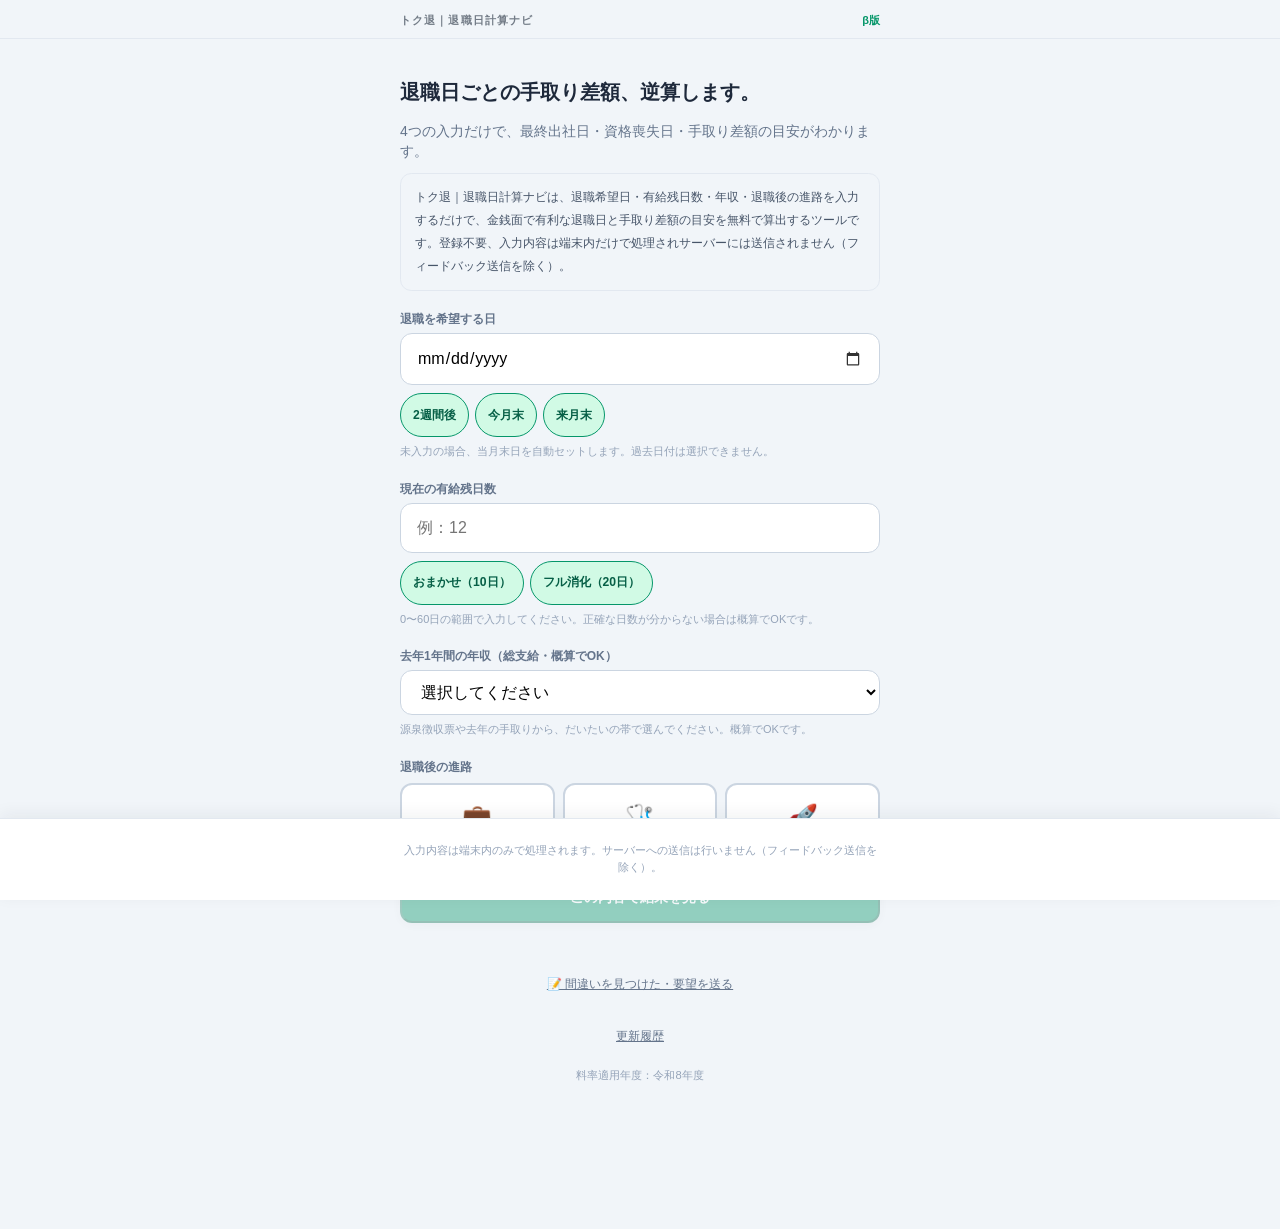
<file: index.html>
<!DOCTYPE html>
<html lang="ja">
<head>
<meta charset="UTF-8">
<meta name="viewport" content="width=device-width, initial-scale=1.0, viewport-fit=cover">
<title>トク退｜退職日計算ナビ</title>
<meta name="description" content="退職希望日・有休残日数・年収・定年等の条件を入力するだけで、最終出社日・資格喪失日・手取り差額（具体金額）・住民税や退職金の注意点を自動算定。登録不要、完全無料の退職日シミュレーター。">
<meta name="robots" content="index, follow, max-snippet:-1, max-image-preview:large">
<meta name="format-detection" content="telephone=no">
<meta name="theme-color" content="#1E293B">

<!-- ▼▼ 公開URL（ドメイン変更時はこの4行を置換）▼▼ -->
<link rel="canonical" href="https://tokutai-navi.com/">
<meta property="og:url" content="https://tokutai-navi.com/">
<meta property="og:image" content="https://tokutai-navi.com/ogp.png">
<meta name="twitter:image" content="https://tokutai-navi.com/ogp.png">
<!-- ▲▲ 公開URLここまで ▲▲ -->

<meta property="og:type" content="website">
<meta property="og:locale" content="ja_JP">
<meta property="og:site_name" content="トク退｜退職日計算ナビ">
<meta property="og:title" content="トク退｜退職日計算ナビ">
<meta property="og:description" content="退職希望日・有休残日数・年収・定年等の条件を入力するだけで、最終出社日・資格喪失日・手取り差額（具体金額）・住民税や退職金の注意点を自動算定。登録不要、完全無料の退職日シミュレーター。">
<meta property="og:image:width" content="1200">
<meta property="og:image:height" content="630">
<meta name="twitter:card" content="summary_large_image">
<meta name="twitter:title" content="トク退｜退職日計算ナビ">
<meta name="twitter:description" content="社会保険料・住民税・傷病手当金・失業給付を総合判定。無料・登録不要のシミュレーター。">

<link rel="icon" href="data:image/svg+xml,%3Csvg xmlns='http://www.w3.org/2000/svg' viewBox='0 0 100 100'%3E%3Crect width='100' height='100' rx='22' fill='%232563eb'/%3E%3Ctext x='50' y='54' font-size='60' font-weight='bold' font-family='sans-serif' fill='white' text-anchor='middle' dominant-baseline='central'%3E%E9%80%80%3C/text%3E%3C/svg%3E">
<link rel="apple-touch-icon" href="/apple-touch-icon.png">
<meta name="apple-mobile-web-app-title" content="トク退">

<!-- 外部依存ゼロ：CDN・Webフォントは使わず、自前CSS(同一オリジン)のみ読み込む -->
<link rel="stylesheet" href="css/styles.css?v=20260805c">
</head>
<body class="pb-28">

<a href="#mainContent" class="skip-link">本文へスキップ</a>

<!-- ============ ヘッダー ============ -->
<header class="sticky top-0 z-40 bg-navy-50/90 backdrop-blur border-b border-slate-200 no-print">
  <div class="max-w-lg mx-auto px-4 pt-3 pb-2">
    <div class="flex items-center justify-between">
      <span class="text-[11px] font-bold tracking-widest text-navy/60">トク退｜退職日計算ナビ</span>
      <span class="text-[11px] font-bold text-emerald">β版</span>
    </div>
  </div>
</header>

<main id="mainContent" class="max-w-lg mx-auto px-4 pt-6">

  <!-- ============ フェーズ1：コア4問（この4問だけで暫定結果を表示） ============ -->
  <section id="coreForm" class="core-form">
    <h1 class="text-xl font-black leading-snug mb-1 text-navy">退職日ごとの手取り差額、逆算します。</h1>
    <p class="text-sm text-slate-500 mb-3">4つの入力だけで、最終出社日・資格喪失日・手取り差額の目安がわかります。</p>
    <p class="aio-answer">トク退｜退職日計算ナビは、退職希望日・有給残日数・年収・退職後の進路を入力するだけで、金銭面で有利な退職日と手取り差額の目安を無料で算出するツールです。登録不要、入力内容は端末内だけで処理されサーバーには送信されません（フィードバック送信を除く）。</p>

    <div class="mt-5">
      <label class="block text-xs font-bold text-slate-500 mb-1.5" for="inputResignDate">退職を希望する日</label>
      <input id="inputResignDate" type="date" inputmode="none" class="w-full border border-slate-300 rounded-xl px-4 py-3 text-base focus:outline-none focus:ring-2 focus:ring-emerald focus:border-emerald">
      <div class="quick-chip-row" id="resignDateChips">
        <button type="button" class="qc-chip" data-quick="2weeks">2週間後</button>
        <button type="button" class="qc-chip" data-quick="thisMonthEnd">今月末</button>
        <button type="button" class="qc-chip" data-quick="nextMonthEnd">来月末</button>
      </div>
      <p class="text-[11px] text-slate-400 mt-1.5">未入力の場合、当月末日を自動セットします。過去日付は選択できません。</p>
    </div>

    <div class="mt-5">
      <label class="block text-xs font-bold text-slate-500 mb-1.5" for="inputPaidLeave">現在の有給残日数</label>
      <input id="inputPaidLeave" type="number" inputmode="numeric" min="0" max="60" placeholder="例：12" class="w-full border border-slate-300 rounded-xl px-4 py-3 text-base focus:outline-none focus:ring-2 focus:ring-emerald focus:border-emerald">
      <div class="quick-chip-row" id="paidLeaveChips">
        <button type="button" class="qc-chip" data-quick-leave="10">おまかせ（10日）</button>
        <button type="button" class="qc-chip" data-quick-leave="20">フル消化（20日）</button>
      </div>
      <p class="text-[11px] text-slate-400 mt-1.5">0〜60日の範囲で入力してください。正確な日数が分からない場合は概算でOKです。</p>
    </div>

    <div class="mt-5">
      <label class="block text-xs font-bold text-slate-500 mb-1.5" for="inputAnnualIncome">去年1年間の年収（総支給・概算でOK）</label>
      <select id="inputAnnualIncome" class="w-full border border-slate-300 rounded-xl px-4 py-3 text-base bg-white focus:outline-none focus:ring-2 focus:ring-emerald focus:border-emerald">
        <option value="" disabled selected>選択してください</option>
        <option value="2400000">250万円未満</option>
        <option value="2750000">250万円台</option>
        <option value="3250000">300万円台</option>
        <option value="3750000">350万円台</option>
        <option value="4250000">400万円台</option>
        <option value="4750000">450万円台</option>
        <option value="5250000">500万円台</option>
        <option value="5750000">550万円台</option>
        <option value="6250000">600万円台</option>
        <option value="6750000">650万円台</option>
        <option value="7500000">700万円台</option>
        <option value="8500000">800万円台</option>
        <option value="9500000">900万円台</option>
        <option value="11000000">1000万円以上</option>
      </select>
      <p class="text-[11px] text-slate-400 mt-1.5">源泉徴収票や去年の手取りから、だいたいの帯で選んでください。概算でOKです。</p>
    </div>

    <div class="mt-5">
      <label class="block text-xs font-bold text-slate-500 mb-2">退職後の進路</label>
      <div class="grid grid-cols-3 gap-2" id="branchSelector" role="group" aria-label="退職後の進路">
        <button type="button" data-branch="transfer" class="branch-btn py-4 rounded-xl border-2 border-slate-300 text-center" aria-pressed="false">
          <div class="text-2xl mb-1" aria-hidden="true">💼</div>
          <div class="text-xs font-bold">①転職</div>
        </button>
        <button type="button" data-branch="recuperation" class="branch-btn py-4 rounded-xl border-2 border-slate-300 text-center" aria-pressed="false">
          <div class="text-2xl mb-1" aria-hidden="true">🩺</div>
          <div class="text-xs font-bold">②療養・無職</div>
        </button>
        <button type="button" data-branch="independence" class="branch-btn py-4 rounded-xl border-2 border-slate-300 text-center" aria-pressed="false">
          <div class="text-2xl mb-1" aria-hidden="true">🚀</div>
          <div class="text-xs font-bold">③独立</div>
        </button>
      </div>
    </div>

    <button id="btnShowResult" type="button" class="w-full bg-emerald text-white rounded-xl py-3.5 mt-6 text-sm font-bold shadow-card disabled:opacity-40" disabled>この内容で結果を見る</button>
  </section>

  <!-- ============ 結果画面（暫定→精密） ============ -->
  <section id="resultScreen" class="result-screen hidden" aria-live="polite">
    <h2 class="text-lg font-black text-navy mb-1">診断結果</h2>
    <p id="resultPrecisionNote" class="precision-note mb-4">概算です。あと数問で精度が上がります。</p>

    <!-- 損失回避見出し + 手取り差額カード -->
    <div id="impactCard" class="rounded-2xl p-5 text-white shadow-card mb-6" style="background:linear-gradient(135deg,#1E293B,#334155);"></div>

    <!-- 精度向上カード（フェーズ2への導線）。結論（✓ 選んだ退職日...）の直後に置き、
         結果を見てすぐ「もっと正確に知りたい」と思った人がそのまま追加入力できるようにする -->
    <div id="precisionUpgradeCard" class="precision-upgrade mb-6">
      <p class="pu-title">もっと正確に知りたい方へ</p>
      <button type="button" class="pu-btn" id="btnOpenGroupA" aria-describedby="puSubA">失業給付がいつから始まるか計算する<span class="pu-sub" id="puSubA" data-default-label="あと4問">あと4問</span></button>
      <button type="button" class="pu-btn" id="btnOpenGroupB" aria-describedby="puSubB">社会保険料を都道府県別の正確な料率で計算する<span class="pu-sub" id="puSubB" data-default-label="あと4問">あと4問</span></button>
      <button type="button" class="pu-btn" id="btnOpenGroupC" aria-describedby="puSubC">賞与・退職金・企業型DCなどその他の条件を入力する<span class="pu-sub" id="puSubC" data-default-label="該当者のみ">該当者のみ</span></button>
    </div>

    <!-- 定年退職・その他の条件付き情報カード（ゴールド系）が動的に入る -->
    <div id="infoCardsContainer" class="mb-2"></div>

    <!-- 体調不調フラグ時の相談窓口ボックス（第6.2節・必須表示） -->
    <div id="supportBox" class="support-box hidden" role="complementary">
      <p><strong>一人で判断しなくて大丈夫です。</strong></p>
      <p>体調やお仕事のことで迷われているときは、以下の窓口にご相談いただけます。</p>
      <ul>
        <li>主治医・産業医（傷病手当金の申請には医師の意見が必要です）</li>
        <li>加入中の健康保険組合／協会けんぽ の窓口</li>
        <li>お住まいの都道府県の精神保健福祉センター</li>
        <li>こころの健康相談統一ダイヤル：0570-064-556</li>
      </ul>
    </div>

    <!-- ToDoタイムライン -->
    <div id="timeline" class="tl-list mb-6"></div>

    <!-- 第1層：文脈連動FAQ（最大5件） -->
    <div id="contextualFaq" class="contextual-faq mb-6"></div>
    <a href="#allFaq" class="all-faq-link no-print">よくある質問をすべて見る →</a>

    <button id="btnOpenTemplateModal" type="button" class="w-full flex items-center justify-center gap-2 bg-white border-2 border-slate-300 text-navy rounded-xl py-3.5 font-bold text-sm mt-6 mb-3 no-print">
      💬 上司への面談テンプレートを表示・コピー
    </button>
    <button id="btnPrint" type="button" class="w-full flex items-center justify-center gap-2 bg-white border-2 border-slate-300 text-navy rounded-xl py-3.5 font-bold text-sm mb-3 no-print">
      🖨️ この診断結果を印刷 / PDF保存
    </button>
    <button id="btnShareX" class="w-full flex items-center justify-center gap-2 bg-navy text-white rounded-xl py-3.5 font-bold text-sm mb-3 no-print">
      <svg width="16" height="16" viewBox="0 0 24 24" fill="currentColor" aria-hidden="true"><path d="M18.244 2.25h3.308l-7.227 8.26 8.502 11.24H16.17l-5.214-6.817L4.99 21.75H1.68l7.73-8.835L1.254 2.25H8.08l4.713 6.231zm-1.161 17.52h1.833L7.084 4.126H5.117z"/></svg>
      診断結果をXでシェアする
    </button>
    <button id="btnRestart" class="w-full text-center text-xs text-slate-400 underline py-2 mb-6 no-print">入力内容をすべて消去する</button>

    <!-- 入口A：結果画面のマイクロフィードバック（最重要・第13.5節） -->
    <div class="feedback-micro no-print" role="group" aria-label="診断結果の評価" id="feedbackMicro">
      <p class="feedback-q">この結果は、あなたの状況に合っていましたか？</p>
      <div class="feedback-btns">
        <button type="button" data-fb="good">👍 参考になった</button>
        <button type="button" data-fb="unsure">🤔 よく分からなかった</button>
        <button type="button" data-fb="wrong">😥 実際と違った</button>
      </div>
      <div class="feedback-thanks hidden" id="feedbackThanks">ご協力ありがとうございます。</div>
    </div>

    <!-- 第2層：全件FAQ（カテゴリ別アコーディオン） -->
    <section id="allFaq" class="all-faq mt-8">
      <h2 class="text-lg font-black text-navy mb-1">よくある質問</h2>
      <p class="text-sm text-slate-500 mb-4">全22件をカテゴリ別にまとめています。</p>
      <div id="allFaqList"></div>
    </section>

    <!-- 印刷時のみ表示：用語のミニ辞典（診断で使用した用語だけを一覧） -->
    <section id="glossary-appendix" class="glossary-appendix" style="display:none;">
      <h2>用語のミニ辞典</h2>
      <ul id="glossaryAppendixList"></ul>
    </section>

    <!-- コンプライアンス常時掲載事項（v17.2仕様書 第11.4節） -->
    <div class="legal-disclaimer">
      <p class="ld-title">【免責事項・注意事項】</p>
      <p>本シミュレーションによる試算結果は、労働基準法、民法、健康保険法、厚生年金保険法、雇用保険法および所得税法等の関係法令に基づき算出された<b>概算値</b>であり、個別の雇用契約内容、就業規則、退職金規程、加入されている健康保険組合の規約、またはお住まいの自治体の保険料率により異なる場合があります。</p>
      <p>特に<b>国民健康保険料は前年の所得と自治体によって大きく変動するため、本ツールの試算額と実際の金額には差が生じます。</b></p>
      <p>本ツールの利用により生じた直接的・間接的トラブルや損害について、当サービス運営者は一切の法的責任を負いません。最終的な退職日、退職金の手続き、社会保険および確定拠出年金の移管については、必ず勤務先の労務・人事担当者または管轄の公的機関（年金事務所・ハローワーク・税務署・市区町村役場・金融機関等）へご確認ください。</p>
      <p><b class="rate-fiscal-year">料率適用年度：令和8年度（2026年度）／最終確認日：2026年8月5日</b></p>
    </div>
  </section>

</main>

<!-- ============ ボトムバー（コア入力中のみ） ============ -->
<nav id="bottomNav" class="fixed bottom-0 left-0 right-0 z-40 bg-white border-t border-slate-200 shadow-[0_-4px_16px_rgba(30,41,59,.06)] no-print">
  <div class="max-w-lg mx-auto px-4 py-3">
    <p class="text-[11px] text-slate-400 text-center">入力内容は端末内のみで処理されます。サーバーへの送信は行いません（フィードバック送信を除く）。</p>
  </div>
</nav>

<!-- ============ フッター（常設・第13.5節 入口C） ============ -->
<footer class="site-footer no-print">
  <a href="#" id="btnReportError">📝 間違いを見つけた・要望を送る</a>
  <a href="changelog.html">更新履歴</a>
  <span class="rate-fiscal-year">料率適用年度：令和8年度</span>
</footer>

<!-- ============ 精度向上モーダル：グループA（失業給付の精度を上げる） ============ -->
<dialog id="modalGroupA" class="precision-modal" aria-labelledby="modalGroupATitle">
  <form method="dialog" class="modal-form">
    <h2 id="modalGroupATitle" class="modal-title">失業給付の精度を上げる</h2>
    <p class="modal-sub">あと4問で、失業給付がいつから始まるかを計算します。</p>

    <div class="modal-field">
      <label for="inputRetireReason">退職の理由・区分</label>
      <select id="inputRetireReason">
        <option value="personal" selected>自己都合</option>
        <option value="company">会社都合</option>
        <option value="retirement_age">定年退職</option>
        <option value="contract_end">契約期間満了</option>
      </select>
    </div>

    <div class="modal-field" id="resignCountField">
      <label for="inputResignCount5Years">直近5年の自己都合退職回数</label>
      <select id="inputResignCount5Years">
        <option value="2_or_less" selected>2回以下</option>
        <option value="3_or_more">3回以上</option>
      </select>
    </div>

    <div class="modal-field" id="educationField">
      <label for="inputEnrolledEducation">教育訓練の受講予定</label>
      <select id="inputEnrolledEducation">
        <option value="no" selected>なし</option>
        <option value="yes">あり</option>
      </select>
    </div>

    <div class="modal-field">
      <label for="inputBirthYear">生年（西暦）</label>
      <select id="inputBirthYear"></select>
      <p class="modal-note">65歳の境界判定・介護保険料の判定に使用します。</p>
    </div>

    <div class="modal-actions">
      <button type="button" class="modal-btn-secondary" data-close-modal="modalGroupA">閉じる</button>
      <button type="button" class="modal-btn-primary" data-apply-modal="modalGroupA">この内容で再計算する</button>
    </div>
  </form>
</dialog>

<!-- ============ 精度向上モーダル：グループB（社会保険料・税金の精度を上げる） ============ -->
<dialog id="modalGroupB" class="precision-modal" aria-labelledby="modalGroupBTitle">
  <form method="dialog" class="modal-form">
    <h2 id="modalGroupBTitle" class="modal-title">社会保険料・税金の精度を上げる</h2>
    <p class="modal-sub">あと4問で、都道府県別の正確な料率で再計算します。</p>

    <div class="modal-field">
      <label for="inputPrefecture">お住まいの都道府県</label>
      <select id="inputPrefecture"></select>
      <p class="modal-note">協会けんぽの保険料率は、お勤め先の事業所がある都道府県によって決まります。お住まいの地域とお勤め先が別の都道府県の場合、実際の金額とは差が出ます。正確な料率は資格確認書またはお勤め先の労務担当者にご確認ください。</p>
    </div>

    <div class="modal-field">
      <label for="inputInsuranceType">加入中の健康保険</label>
      <select id="inputInsuranceType">
        <option value="kyokai" selected>協会けんぽ</option>
        <option value="kumiai">健康保険組合（組合健保）</option>
        <option value="kyosai">共済組合（公務員等）</option>
      </select>
    </div>

    <div class="modal-field">
      <label for="inputAfterInsurance">退職後の健康保険</label>
      <select id="inputAfterInsurance">
        <option value="kokuho" selected>国民健康保険</option>
        <option value="nini_keizoku">任意継続</option>
        <option value="fuyou">家族の扶養に入る</option>
      </select>
    </div>

    <div class="modal-field">
      <label for="inputTenureYears">現在の会社の在籍年数</label>
      <input id="inputTenureYears" type="number" inputmode="numeric" min="0" max="50" step="1" placeholder="例：5">
      <p class="modal-note">傷病手当金の継続給付要件・退職所得控除の計算に使用します。</p>
    </div>

    <div class="modal-actions">
      <button type="button" class="modal-btn-secondary" data-close-modal="modalGroupB">閉じる</button>
      <button type="button" class="modal-btn-primary" data-apply-modal="modalGroupB">この内容で再計算する</button>
    </div>
  </form>
</dialog>

<!-- ============ 精度向上モーダル：グループC（該当者のみ） ============ -->
<dialog id="modalGroupC" class="precision-modal" aria-labelledby="modalGroupCTitle">
  <form method="dialog" class="modal-form">
    <h2 id="modalGroupCTitle" class="modal-title">その他の条件（該当者のみ）</h2>
    <p class="modal-sub">該当する項目だけ入力してください。すべて任意です。</p>

    <div class="modal-field" id="mentalUnfitField">
      <label for="inputMentalPhysicalUnfit">体調不調・メンタル不調がありますか</label>
      <select id="inputMentalPhysicalUnfit">
        <option value="no" selected>いいえ</option>
        <option value="yes">はい</option>
      </select>
      <p class="modal-note">この項目はこの端末に保存されず、送信もされません。</p>
    </div>

    <div class="modal-field">
      <label for="inputBonusDate">直近1回分のボーナス支給予定日</label>
      <input id="inputBonusDate" type="date">
    </div>
    <div class="modal-field" id="bonusAmountField" hidden>
      <label for="inputBonusAmount">その直近1回分のボーナスのだいたいの見込み額</label>
      <select id="inputBonusAmount">
        <option value="" disabled selected>選択してください</option>
        <option value="50000">5万円未満</option>
        <option value="75000">5〜10万円</option>
        <option value="150000">10〜20万円</option>
        <option value="250000">20〜30万円</option>
        <option value="400000">30〜50万円</option>
        <option value="650000">50〜80万円</option>
        <option value="900000">80〜100万円</option>
        <option value="1200000">100万円以上</option>
      </select>
    </div>

    <div class="modal-field">
      <label for="inputRetirementPay">退職金の支給予定</label>
      <select id="inputRetirementPay">
        <option value="no" selected>なし</option>
        <option value="yes">あり</option>
      </select>
    </div>

    <div class="modal-field">
      <label for="inputCorporateDC">企業型DC（確定拠出年金）</label>
      <select id="inputCorporateDC">
        <option value="no" selected>なし</option>
        <option value="yes">あり</option>
      </select>
    </div>

    <div class="modal-field" id="nextJoinDateField" hidden>
      <label for="inputNextJoinDate">次の会社への入社予定日</label>
      <input id="inputNextJoinDate" type="date">
    </div>

    <div class="modal-field" id="wantAllowanceField" hidden>
      <label for="inputWantAllowance">再就職手当の受給希望</label>
      <select id="inputWantAllowance">
        <option value="no" selected>いいえ（すぐ開業する）</option>
        <option value="yes">はい（受給してから開業したい）</option>
      </select>
    </div>

    <div class="modal-field">
      <label for="inputHandoverDays">引き継ぎ必要日数</label>
      <input id="inputHandoverDays" type="number" inputmode="numeric" min="0" max="60" value="0">
    </div>

    <details class="cd-accordion">
      <summary class="cd-summary">
        <span class="cd-title">毎週の定休日を土日以外にする<span class="cd-tagopt">任意</span></span>
        <span class="cd-chev"></span>
      </summary>
      <div class="cd-body">
        <p class="cd-note">お休みの曜日をすべて選んでください（初期値：土日）。</p>
        <div class="weekday-grid" id="weekdayGrid" role="group" aria-label="毎週の定休日"></div>
        <p class="cd-note" style="margin-top:.75rem;">祝日の扱い</p>
        <div class="holiday-toggle-grid" id="holidayToggleGrid" role="group" aria-label="祝日の扱い">
          <button type="button" class="ht-btn" id="holidayOnBtn" data-value="true" aria-pressed="true">祝日も休みにする<span class="ht-sub">一般的な会社はこちら</span></button>
          <button type="button" class="ht-btn" id="holidayOffBtn" data-value="false" aria-pressed="false">祝日も出勤日にする<span class="ht-sub">シフト制・小売業など</span></button>
        </div>
      </div>
    </details>

    <div class="modal-actions">
      <button type="button" class="modal-btn-secondary" data-close-modal="modalGroupC">閉じる</button>
      <button type="button" class="modal-btn-primary" data-apply-modal="modalGroupC">この内容で再計算する</button>
    </div>
  </form>
</dialog>

<!-- ============ 上司連絡テンプレートモーダル（第7.3節） ============ -->
<dialog id="templateModal" class="precision-modal" aria-labelledby="templateModalTitle">
  <form method="dialog" class="modal-form">
    <h2 id="templateModalTitle" class="modal-title">面談を申し込む文面テンプレート</h2>
    <textarea id="templateText" class="template-textarea" rows="8" readonly></textarea>
    <div class="modal-actions">
      <button type="button" class="modal-btn-secondary" data-close-modal="templateModal">閉じる</button>
      <button type="button" class="modal-btn-primary" id="btnCopyTemplate">コピーする</button>
    </div>
    <p id="templateCopyToast" class="copy-toast hidden">コピーしました</p>
  </form>
</dialog>

<!-- ============ フィードバックフォーム（Google Formへ遷移する前の確認画面） ============ -->
<dialog id="feedbackModal" class="precision-modal" aria-labelledby="feedbackModalTitle">
  <form method="dialog" class="modal-form">
    <h2 id="feedbackModalTitle" class="modal-title">フィードバックを送る</h2>
    <div class="modal-field">
      <label for="fbCategory">報告の種類</label>
      <select id="fbCategory">
        <option value="calc_mismatch">計算結果が実際と違った</option>
        <option value="content_error">説明の内容が間違っている・古い</option>
        <option value="usability">使い方が分からなかった</option>
        <option value="feature_request">こんな条件にも対応してほしい</option>
        <option value="praise">感想・応援</option>
      </select>
    </div>
    <div class="modal-field">
      <label for="fbFreeText">自由記述（任意）</label>
      <textarea id="fbFreeText" rows="4" maxlength="1000" placeholder="個人が特定される情報は書かないでください"></textarea>
    </div>
    <div class="fb-transparency">
      <p class="fb-transparency-label">一緒に送られる情報</p>
      <p id="fbContextSummary" class="fb-context-summary"></p>
      <p class="fb-transparency-note">※お名前・メールアドレス・生年月日・勤務先などは含まれません。</p>
    </div>
    <div class="modal-actions">
      <button type="button" class="modal-btn-secondary" data-close-modal="feedbackModal">閉じる</button>
      <button type="button" class="modal-btn-primary" id="btnSendFeedback">送信する</button>
    </div>
  </form>
</dialog>

<!-- ============ 用語ミニ解説ポップオーバー（第3層・単一共有要素） ============ -->
<div id="term-popover" class="term-popover hidden" role="dialog" aria-modal="false" aria-labelledby="term-title">
  <h4 id="term-title" class="term-title-el"></h4>
  <p class="term-short" id="term-short-el"></p>
  <p class="term-detail" id="term-detail-el"></p>
  <a href="#allFaq" class="term-link" id="term-link-el">よくある質問で詳しく見る →</a>
  <button type="button" class="term-close" aria-label="閉じる">×</button>
</div>

<script src="js/constants.js?v=20260805c"></script>
<script src="js/holidays.js?v=20260805c"></script>
<script src="js/calculator.js?v=20260805c"></script>
<script src="js/faq_master.js?v=20260805c"></script>
<script src="js/glossary.js?v=20260805c"></script>
<script src="js/schema_generator.js?v=20260805c"></script>
<script src="js/feedback.js?v=20260805c"></script>
<script src="js/app.js?v=20260805c"></script>
</body>
</html>
</file>
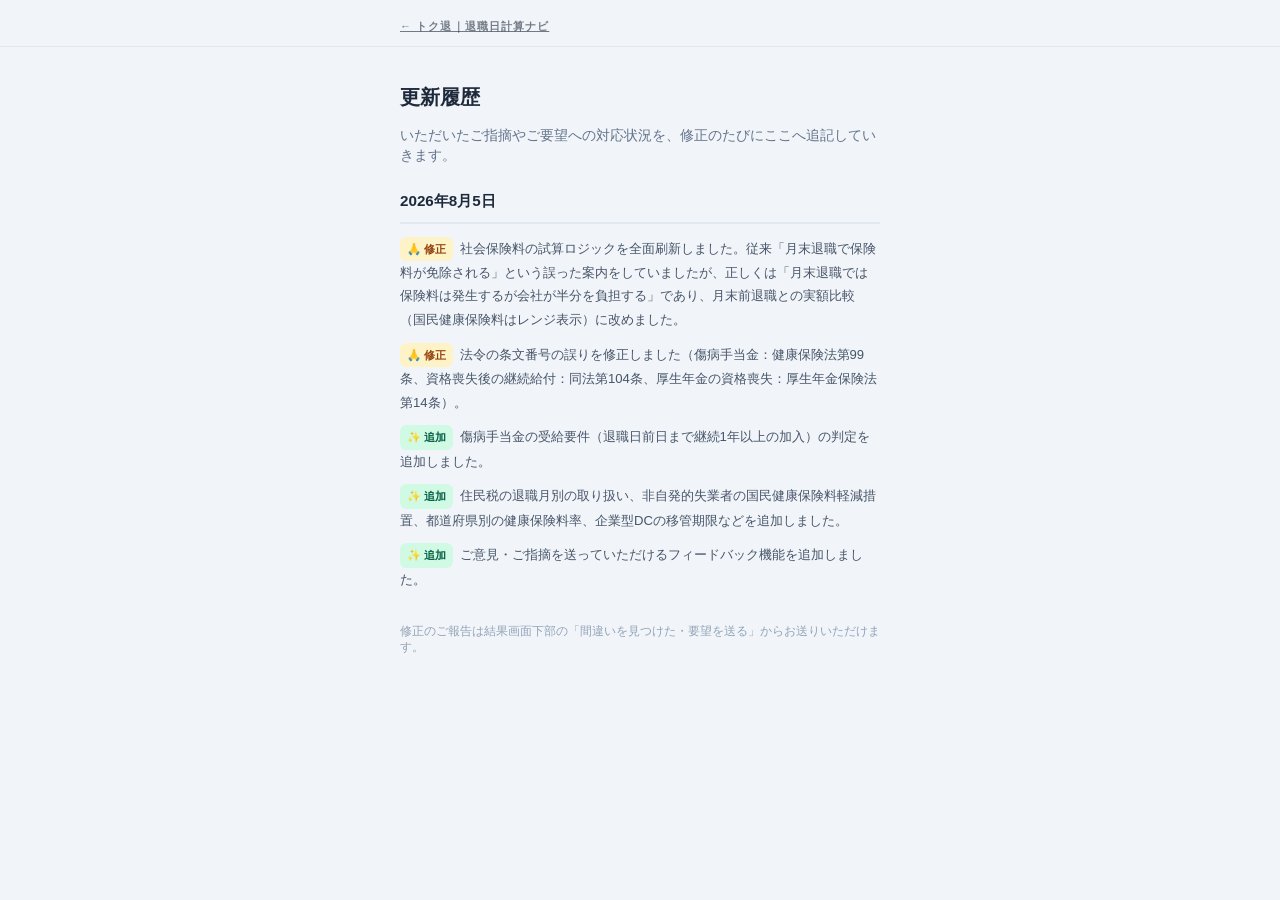
<file: changelog.html>
<!DOCTYPE html>
<html lang="ja">
<head>
<meta charset="UTF-8">
<meta name="viewport" content="width=device-width, initial-scale=1.0, viewport-fit=cover">
<title>更新履歴｜トク退｜退職日計算ナビ</title>
<meta name="description" content="トク退｜退職日計算ナビの更新履歴。いただいたご指摘への対応状況をご報告しています。">
<meta name="robots" content="index, follow">
<meta name="theme-color" content="#1E293B">
<link rel="canonical" href="https://tokutai-navi.com/changelog.html">
<link rel="icon" href="data:image/svg+xml,%3Csvg xmlns='http://www.w3.org/2000/svg' viewBox='0 0 100 100'%3E%3Crect width='100' height='100' rx='22' fill='%232563eb'/%3E%3Ctext x='50' y='54' font-size='60' font-weight='bold' font-family='sans-serif' fill='white' text-anchor='middle' dominant-baseline='central'%3E%E9%80%80%3C/text%3E%3C/svg%3E">
<link rel="stylesheet" href="css/styles.css?v=20260805c">
</head>
<body>

<header class="sticky top-0 z-40 bg-navy-50/90 backdrop-blur border-b border-slate-200">
  <div class="max-w-lg mx-auto px-4 pt-3 pb-2">
    <a href="index.html" class="text-[11px] font-bold tracking-widest text-navy/60">← トク退｜退職日計算ナビ</a>
  </div>
</header>

<main class="max-w-lg mx-auto px-4 pt-6 pb-10">
  <h1 class="text-xl font-black leading-snug mb-1 text-navy">更新履歴</h1>
  <p class="text-sm text-slate-500 mb-6">いただいたご指摘やご要望への対応状況を、修正のたびにここへ追記していきます。</p>

  <article class="changelog-entry">
    <h2 class="changelog-date">2026年8月5日</h2>
    <ul class="changelog-list">
      <li><span class="cl-tag cl-fix">🙏 修正</span>社会保険料の試算ロジックを全面刷新しました。従来「月末退職で保険料が免除される」という誤った案内をしていましたが、正しくは「月末退職では保険料は発生するが会社が半分を負担する」であり、月末前退職との実額比較（国民健康保険料はレンジ表示）に改めました。</li>
      <li><span class="cl-tag cl-fix">🙏 修正</span>法令の条文番号の誤りを修正しました（傷病手当金：健康保険法第99条、資格喪失後の継続給付：同法第104条、厚生年金の資格喪失：厚生年金保険法第14条）。</li>
      <li><span class="cl-tag cl-new">✨ 追加</span>傷病手当金の受給要件（退職日前日まで継続1年以上の加入）の判定を追加しました。</li>
      <li><span class="cl-tag cl-new">✨ 追加</span>住民税の退職月別の取り扱い、非自発的失業者の国民健康保険料軽減措置、都道府県別の健康保険料率、企業型DCの移管期限などを追加しました。</li>
      <li><span class="cl-tag cl-new">✨ 追加</span>ご意見・ご指摘を送っていただけるフィードバック機能を追加しました。</li>
    </ul>
  </article>

  <p class="text-xs text-slate-400 mt-8">修正のご報告は結果画面下部の「間違いを見つけた・要望を送る」からお送りいただけます。</p>
</main>

</body>
</html>
</file>
<file: css/styles.css>
/* =========================================================
   トク退｜退職日計算ナビ - スタイルシート（外部依存ゼロ）
   旧 Tailwind CDN + Google Fonts を、実際に使用しているクラスだけを
   手書きで再現した自前CSSに置き換えたもの。
   カラーパレットは旧 tailwind.config の extend.colors を踏襲。
   ========================================================= */

:root{
  --navy:#1E293B;       --navy-50:#F1F5F9;
  --gold:#D97706;       --gold-light:#FEF3C7; --gold-dark:#92400E;
  --caution:#F59E0B;    --caution-light:#FFFBEB; --caution-dark:#92400E;
  --crimson:#DC2626;    --crimson-light:#FEE2E2; --crimson-dark:#991B1B;
  --emerald:#059669;    --emerald-light:#D1FAE5; --emerald-dark:#065F46;

  --slate-50:#f8fafc;  --slate-100:#f1f5f9; --slate-200:#e2e8f0; --slate-300:#cbd5e1;
  --slate-400:#94a3b8; --slate-500:#64748b; --slate-600:#475569; --slate-700:#334155;

  --shadow-card: 0 2px 12px rgba(30,41,59,.08);
  --shadow-sheet: 0 -8px 30px rgba(30,41,59,.18);
}

*{box-sizing:border-box;-webkit-tap-highlight-color:transparent;}
html{scroll-behavior:smooth;-webkit-text-size-adjust:100%;overflow-x:hidden;width:100%;}
body{
  margin:0;
  font-family:"Noto Sans JP","Hiragino Sans","Hiragino Kaku Gothic ProN","Yu Gothic UI","Meiryo",sans-serif;
  background:var(--slate-100);
  color:var(--navy);
  line-height:1.6;
  overflow-wrap:break-word;
  overflow-x:hidden;
  width:100%;
}
button,input,select{font-family:inherit;}
img{max-width:100%;display:block;}

/* ---------- レイアウト ---------- */
.flex{display:flex;} .grid{display:grid;} .block{display:block;} .hidden{display:none!important;}
.inline-flex{display:inline-flex;}
.grid-cols-3{grid-template-columns:repeat(3,minmax(0,1fr));}
.flex-1{flex:1 1 0%;}
.items-center{align-items:center;} .items-start{align-items:flex-start;}
.justify-between{justify-content:space-between;} .justify-center{justify-content:center;}
.shrink-0{flex-shrink:0;}
.gap-1{gap:.25rem;} .gap-2{gap:.5rem;} .gap-2\.5{gap:.625rem;} .gap-3{gap:.75rem;}
.space-y-2>*+*{margin-top:.5rem;} .space-y-3>*+*{margin-top:.75rem;}
.space-y-5>*+*{margin-top:1.25rem;}

.relative{position:relative;} .absolute{position:absolute;}
.fixed{position:fixed;} .sticky{position:sticky;}
.inset-0{top:0;right:0;bottom:0;left:0;}
.top-0{top:0;} .top-0\.5{top:.125rem;} .bottom-0{bottom:0;} .left-0{left:0;} .left-0\.5{left:.125rem;} .right-0{right:0;}
.z-10{z-index:10;} .z-40{z-index:40;} .z-50{z-index:50;}

.max-w-lg{max-width:32rem;} .mx-auto{margin-left:auto;margin-right:auto;}
.max-h-\[75vh\]{max-height:75vh;}
.overflow-hidden{overflow:hidden;} .overflow-y-auto{overflow-y:auto;-webkit-overflow-scrolling:touch;}

/* ---------- サイズ ---------- */
.w-4{width:1rem;} .w-5{width:1.25rem;} .w-8{width:2rem;} .w-10{width:2.5rem;} .w-11{width:2.75rem;} .w-full{width:100%;}
.h-1\.5{height:.375rem;} .h-4{height:1rem;} .h-5{height:1.25rem;} .h-6{height:1.5rem;} .h-8{height:2rem;} .h-full{height:100%;}

/* ---------- 余白 ---------- */
.p-4{padding:1rem;} .p-5{padding:1.25rem;}
.px-1\.5{padding-left:.375rem;padding-right:.375rem;}
.px-3{padding-left:.75rem;padding-right:.75rem;}
.px-4{padding-left:1rem;padding-right:1rem;}
.px-5{padding-left:1.25rem;padding-right:1.25rem;}
.py-0\.5{padding-top:.125rem;padding-bottom:.125rem;}
.py-2{padding-top:.5rem;padding-bottom:.5rem;}
.py-2\.5{padding-top:.625rem;padding-bottom:.625rem;}
.py-3{padding-top:.75rem;padding-bottom:.75rem;}
.py-3\.5{padding-top:.875rem;padding-bottom:.875rem;}
.py-4{padding-top:1rem;padding-bottom:1rem;}
.pt-2{padding-top:.5rem;} .pt-3{padding-top:.75rem;} .pt-4{padding-top:1rem;} .pt-6{padding-top:1.5rem;}
.pb-2{padding-bottom:.5rem;} .pb-6{padding-bottom:1.5rem;} .pb-28{padding-bottom:7rem;}
.mb-0\.5{margin-bottom:.125rem;} .mb-1{margin-bottom:.25rem;} .mb-1\.5{margin-bottom:.375rem;}
.mb-2{margin-bottom:.5rem;} .mb-3{margin-bottom:.75rem;} .mb-4{margin-bottom:1rem;}
.mb-5{margin-bottom:1.25rem;} .mb-6{margin-bottom:1.5rem;}
.mt-0\.5{margin-top:.125rem;} .mt-1{margin-top:.25rem;} .mt-1\.5{margin-top:.375rem;}
.mt-2{margin-top:.5rem;} .mt-5{margin-top:1.25rem;}
.-my-3{margin-top:-.75rem;margin-bottom:-.75rem;}

/* ---------- タイポグラフィ ---------- */
.text-\[10px\]{font-size:10px;} .text-\[11px\]{font-size:11px;}
.text-xs{font-size:.75rem;line-height:1rem;}
.text-sm{font-size:.875rem;line-height:1.25rem;}
.text-base{font-size:1rem;line-height:1.5rem;}
.text-lg{font-size:1.125rem;line-height:1.75rem;}
.text-xl{font-size:1.25rem;line-height:1.75rem;}
.text-2xl{font-size:1.5rem;line-height:2rem;}
.text-3xl{font-size:1.875rem;line-height:2.25rem;}
.font-normal{font-weight:400;} .font-bold{font-weight:700;} .font-black{font-weight:900;}
.leading-snug{line-height:1.375;} .leading-relaxed{line-height:1.625;}
.tracking-wider{letter-spacing:.05em;} .tracking-widest{letter-spacing:.1em;}
.text-center{text-align:center;} .text-left{text-align:left;}
.underline{text-decoration:underline;}

/* ---------- 角丸・境界線・影 ---------- */
.rounded{border-radius:.25rem;} .rounded-lg{border-radius:.5rem;} .rounded-xl{border-radius:.75rem;}
.rounded-2xl{border-radius:1rem;} .rounded-full{border-radius:9999px;}
.rounded-t-3xl{border-top-left-radius:1.5rem;border-top-right-radius:1.5rem;}
.border{border-width:1px;border-style:solid;} .border-2{border-width:2px;border-style:solid;}
.border-t{border-top-width:1px;border-top-style:solid;}
.border-b{border-bottom-width:1px;border-bottom-style:solid;}
.shadow{box-shadow:0 1px 3px rgba(0,0,0,.1),0 1px 2px rgba(0,0,0,.06);}
.shadow-card{box-shadow:var(--shadow-card);}
.shadow-sheet{box-shadow:var(--shadow-sheet);}
.shadow-\[0_-4px_16px_rgba\(30\2c 41\2c 59\2c \.06\)\]{box-shadow:0 -4px 16px rgba(30,41,59,.06);}

/* ---------- 色（背景・文字・境界線） ---------- */
.bg-white{background-color:#fff;} .bg-navy{background-color:var(--navy);}
.bg-navy-50\/90{background-color:rgba(241,245,249,.9);}
.bg-navy\/50{background-color:rgba(30,41,59,.5);}
.bg-white\/15{background-color:rgba(255,255,255,.15);}
.bg-slate-50{background-color:var(--slate-50);} .bg-slate-200{background-color:var(--slate-200);}
.bg-slate-300{background-color:var(--slate-300);}
.bg-emerald{background-color:var(--emerald);} .bg-emerald-light{background-color:var(--emerald-light);}
.bg-crimson{background-color:var(--crimson);} .bg-crimson-light{background-color:var(--crimson-light);}
.bg-caution-light{background-color:var(--caution-light);}

.text-navy{color:var(--navy);} .text-navy\/60{color:rgba(30,41,59,.6);}
.text-white{color:#fff;}
.text-slate-400{color:var(--slate-400);} .text-slate-500{color:var(--slate-500);}
.text-slate-600{color:var(--slate-600);} .text-slate-700{color:var(--slate-700);}
.text-emerald{color:var(--emerald);} .text-emerald-dark{color:var(--emerald-dark);}
.text-emerald-dark\/80{color:rgba(6,95,70,.8);}
.text-crimson{color:var(--crimson);} .text-crimson-dark{color:var(--crimson-dark);}
.text-crimson-dark\/80{color:rgba(153,27,27,.8);}
.text-caution-dark{color:var(--caution-dark);}
.text-gold{color:var(--gold);}

.border-slate-100{border-color:var(--slate-100);} .border-slate-200{border-color:var(--slate-200);}
.border-slate-300{border-color:var(--slate-300);}
.border-emerald{border-color:var(--emerald);}
.border-crimson{border-color:var(--crimson);} .border-crimson\/20{border-color:rgba(220,38,38,.2);}
.border-caution{border-color:var(--caution);}

/* ---------- 効果 ---------- */
.backdrop-blur{-webkit-backdrop-filter:blur(8px);backdrop-filter:blur(8px);}
.opacity-80{opacity:.8;} .opacity-90{opacity:.9;}
.transition-all{transition-property:all;transition-timing-function:cubic-bezier(.4,0,.2,1);transition-duration:.15s;}
.duration-500{transition-duration:.5s;}

/* ---------- フォーム ---------- */
input[type="date"],input[type="number"],input[type="text"],select{
  min-height:44px;
}
.focus\:outline-none:focus{outline:none;}
.focus\:ring-2:focus{box-shadow:0 0 0 2px rgba(5,150,105,.35);}
.focus\:ring-emerald:focus{box-shadow:0 0 0 2px rgba(5,150,105,.35);}
.focus\:border-emerald:focus{border-color:var(--emerald);}
button:disabled,.disabled\:opacity-40:disabled{opacity:.4;cursor:not-allowed;}
.accent-emerald{accent-color:var(--emerald);}
button{cursor:pointer;}

/* =========================================================
   コンポーネント固有スタイル（旧 <style> ブロックを移設）
   ========================================================= */
input[type="date"]::-webkit-calendar-picker-indicator{filter:invert(20%);}

@keyframes fadeUp{from{opacity:0;transform:translateY(8px);} to{opacity:1;transform:translateY(0);}}
.core-form,.result-screen{animation:fadeUp .35s ease both;}

.snippet-fuel{font-weight:900;}

.branch-btn{background:#fff;cursor:pointer;transition:border-color .15s ease,background-color .15s ease;}
.branch-btn[aria-pressed="true"]{border-color:var(--emerald);background:var(--emerald-light);}

/* ---------- 結果画面：接続されたアクションタイムライン ---------- */
.tl-list{display:flex;flex-direction:column;}
.tl-item{position:relative;display:flex;gap:12px;align-items:flex-start;padding-bottom:16px;}
.tl-item:last-child{padding-bottom:0;}
.tl-node{flex:none;display:flex;flex-direction:column;align-items:center;width:32px;}
.tl-num{
  width:32px;height:32px;border-radius:50%;flex:none;
  background:linear-gradient(150deg,var(--emerald),var(--emerald-dark));color:#fff;
  font-weight:900;font-size:.92rem;
  display:flex;align-items:center;justify-content:center;
  box-shadow:0 2px 8px rgba(5,150,105,.4);
}
.tl-line{flex:1;width:2px;background:var(--slate-200);margin-top:4px;min-height:14px;}
/* tl-cardは<details>要素。日付・見出しは常に見えるsummary側、詳細説明は開閉可能な本文側 */
.tl-card{flex:1;min-width:0;border-radius:1rem;box-shadow:var(--shadow-card);border:1.5px solid var(--slate-200);background:#fff;overflow:hidden;}
.tl-card.crimson{border-color:#fca5a5;background:var(--crimson-light);}
.tl-card.caution{border-color:#fde68a;background:var(--caution-light);}
.tl-card.gold{border-color:#fcd34d;background:var(--gold-light);}
.tl-summary{
  display:flex;align-items:flex-start;justify-content:space-between;gap:8px;
  padding:13px 15px;cursor:pointer;list-style:none;min-height:44px;
}
.tl-summary::-webkit-details-marker{display:none;}
.tl-card .cd-chev{flex:none;margin-top:2px;}
.tl-summary-text{flex:1;min-width:0;}
.tl-date{
  display:inline-block;font-size:.7rem;font-weight:900;letter-spacing:.02em;
  color:var(--emerald-dark);background:var(--emerald-light);border-radius:.4rem;
  padding:2px 8px;margin-bottom:6px;
}
.tl-card.crimson .tl-date{color:var(--crimson-dark);background:#fff;}
.tl-card.caution .tl-date{color:var(--caution-dark);background:#fff;}
.tl-card.gold .tl-date{color:var(--gold-dark);background:#fff;}
.tl-heading{font-size:.92rem;font-weight:800;color:var(--navy);margin:0;line-height:1.5;}
.tl-body{font-size:.78rem;line-height:1.8;color:var(--slate-500);padding:0 15px 13px;margin:0;border-top:1px solid rgba(0,0,0,.05);padding-top:.6rem;}
.tl-card.crimson .tl-body{color:var(--crimson-dark);opacity:.85;}
.tl-card.caution .tl-body{color:var(--caution-dark);opacity:.85;}
.tl-card.gold .tl-body{color:var(--gold-dark);opacity:.85;}

/* 番号を持たない補足カード（アラート/PR導線）：直前のカードに従属する形で字下げ表示 */
.tl-aside{margin-left:44px;margin-top:-4px;padding-bottom:16px;}

/* ---------- AIOアンサーファースト・ブロック ---------- */
.aio-answer{
  font-size:.78rem;line-height:1.85;color:var(--slate-600);
  background:var(--navy-50);border:1px solid var(--slate-200);border-radius:.7rem;
  padding:.75rem .9rem;margin:0;
}

/* ---------- クイック日付チップ ---------- */
.quick-chip-row{display:flex;gap:6px;margin-top:8px;flex-wrap:wrap;}
.qc-chip{
  font-family:inherit;font-weight:800;font-size:.76rem;
  padding:7px 12px;border-radius:999px;
  border:1.5px solid var(--emerald);background:var(--emerald-light);color:var(--emerald-dark);
  cursor:pointer;transition:transform .12s ease,background-color .12s ease;
}
.qc-chip:active{transform:scale(.94);background:var(--emerald);color:#fff;}

/* ---------- 法務：免責事項 ---------- */
.legal-disclaimer{
  background:var(--slate-50);border:1px solid var(--slate-200);border-radius:.75rem;
  padding:14px 15px;margin-top:8px;
}
.legal-disclaimer p{font-size:.7rem;line-height:1.9;color:var(--slate-500);margin:0 0 8px;}
.legal-disclaimer p:last-child{margin-bottom:0;}
.legal-disclaimer .ld-title{font-size:.72rem;font-weight:800;color:var(--navy);margin-bottom:6px;}
.legal-disclaimer .ld-pr{color:var(--slate-400);}

/* ---------- 祝日の扱い（明示的な2択ボタン） ---------- */
.holiday-toggle-grid{display:grid;grid-template-columns:1fr 1fr;gap:8px;}
.ht-btn{
  display:flex;flex-direction:column;align-items:center;gap:2px;
  font-family:inherit;font-weight:800;font-size:.82rem;
  padding:12px 8px;min-height:60px;
  border:1.5px solid var(--slate-300);border-radius:.7rem;
  background:#fcfdff;color:var(--slate-500);
  cursor:pointer;transition:transform .15s ease,background-color .15s ease,border-color .15s ease,color .15s ease;
}
.ht-btn:active{transform:scale(.97);}
.ht-btn[aria-pressed="true"]{background:var(--emerald);border-color:var(--emerald);color:#fff;}
.ht-btn .ht-sub{font-weight:400;font-size:.68rem;color:inherit;opacity:.75;}

/* ---------- 毎週の定休日（曜日グリッド） ---------- */
.weekday-grid{display:grid;grid-template-columns:repeat(7,1fr);gap:6px;}
.wd-btn{
  font-family:inherit;font-weight:800;font-size:.85rem;
  padding:10px 0;min-height:44px;
  border:1.5px solid var(--slate-300);border-radius:.6rem;
  background:#fcfdff;color:var(--slate-500);
  cursor:pointer;
  transition:transform .15s ease,background-color .15s ease,border-color .15s ease,color .15s ease;
}
.wd-btn:active{transform:scale(.92);}
.wd-btn[aria-pressed="true"]{background:var(--emerald);border-color:var(--emerald);color:#fff;}

/* ---------- 祝日カレンダー（可視化リスト） ---------- */
.holiday-cal-list{
  list-style:none;margin:0;padding:0;
  display:flex;flex-direction:column;gap:.4rem;
  max-height:280px;overflow-y:auto;-webkit-overflow-scrolling:touch;
}
.holiday-cal-row{
  display:flex;align-items:baseline;justify-content:space-between;gap:.5rem;
  font-size:.8rem;background:var(--slate-50);border:1px solid var(--slate-200);border-radius:.5rem;
  padding:.45rem .65rem;
}
.holiday-cal-row .hc-date{font-weight:800;color:var(--navy);white-space:nowrap;}
.holiday-cal-row .hc-name{color:var(--slate-600);text-align:right;}

/* ---------- 会社独自の休日・出勤日（アコーディオン） ---------- */
.cd-accordion{border:1px solid var(--slate-200);border-radius:.75rem;background:#fff;overflow:hidden;}
.cd-summary{
  display:flex;align-items:center;gap:.625rem;padding:.875rem 1rem;cursor:pointer;list-style:none;
  font-size:.875rem;font-weight:700;color:var(--navy);
}
.cd-summary::-webkit-details-marker{display:none;}
.cd-summary .cd-title{flex:1 1 auto;min-width:0;}
.cd-summary .cd-tagopt{
  display:inline-block;font-weight:800;font-size:.65rem;color:var(--slate-500);
  background:var(--slate-100);border:1px solid var(--slate-200);border-radius:.3rem;
  padding:.1rem .4rem;margin-left:.4rem;
}
.cd-badge{
  flex:none;font-size:.65rem;font-weight:800;color:#fff;background:var(--emerald);
  border-radius:999px;padding:.2rem .55rem;white-space:nowrap;
}
.cd-chev{
  flex:0 0 20px;width:20px;height:20px;border-radius:50%;
  background:var(--slate-100) center/12px no-repeat
    url("data:image/svg+xml,%3Csvg xmlns='http://www.w3.org/2000/svg' viewBox='0 0 12 12'%3E%3Cpath d='M2.6 4.6L6 8L9.4 4.6' fill='none' stroke='%23059669' stroke-width='2' stroke-linecap='round' stroke-linejoin='round'/%3E%3C/svg%3E");
  transition:transform .2s ease;
}
details[open] .cd-chev{transform:rotate(180deg);}
.cd-body{padding:0 1rem 1rem;border-top:1px solid var(--slate-100);padding-top:.75rem;}
.cd-note{font-size:.7rem;color:var(--slate-400);line-height:1.7;margin:0 0 .875rem;}
.cd-block{margin-bottom:1rem;}
.cd-block:last-of-type{margin-bottom:0;}
.cd-block-h{display:flex;align-items:center;gap:.4rem;font-size:.8rem;font-weight:800;margin-bottom:.5rem;}
.cd-tag{flex:none;width:20px;height:20px;border-radius:.4rem;display:grid;place-items:center;font-size:.65rem;font-weight:800;color:#fff;}
.cd-tag.off{background:var(--crimson);} .cd-tag.work{background:var(--emerald);}
.cd-add{display:flex;gap:.5rem;}
.cd-add input[type="date"]{flex:1 1 auto;min-width:0;border:1px solid var(--slate-300);border-radius:.6rem;padding:.5rem .6rem;font-size:.85rem;}
.cd-add button{flex:none;padding:0 .9rem;border-radius:.6rem;border:1px solid var(--slate-300);background:#fff;font-size:.8rem;font-weight:800;color:var(--navy);}
.cd-list{list-style:none;margin:.5rem 0 0;padding:0;display:flex;flex-wrap:wrap;gap:.4rem;}
.cd-empty{font-size:.7rem;color:var(--slate-400);background:var(--slate-50);border-radius:.5rem;padding:.4rem .6rem;width:100%;}
.cd-chip{display:inline-flex;align-items:center;gap:.1rem;font-size:.75rem;font-weight:700;border-radius:999px;padding:.3rem .3rem .3rem .65rem;border:1px solid;}
.cd-chip.off{background:var(--crimson-light);border-color:#fecaca;color:var(--crimson-dark);}
.cd-chip.work{background:var(--emerald-light);border-color:#a7f3d0;color:var(--emerald-dark);}
.cd-del{flex:none;width:20px;height:20px;border-radius:50%;border:none;background:transparent;color:inherit;font-weight:800;line-height:1;opacity:.7;}
.cd-del:active{opacity:1;}
.cd-pri{font-size:.7rem;line-height:1.75;color:var(--slate-600);background:var(--navy-50);border:1px solid var(--slate-200);border-radius:.6rem;padding:.6rem .7rem;margin:.25rem 0 0;}
.cd-pri b{color:var(--emerald-dark);}

/* ---------- テキストアドバイスカード（外部PR/アフィリエイトなし） ---------- */
.tl-advice{
  border-radius:1rem;padding:13px 15px;box-shadow:var(--shadow-card);
  border:1.5px solid var(--emerald-light);background:var(--emerald-light);
}
.tl-advice .ta-label{
  display:inline-block;font-size:.68rem;font-weight:900;letter-spacing:.03em;
  color:var(--emerald-dark);background:#fff;border-radius:.4rem;padding:2px 8px;margin-bottom:6px;
}
.tl-advice .ta-heading{font-size:.9rem;font-weight:800;color:var(--emerald-dark);margin-bottom:4px;line-height:1.5;}
.tl-advice .ta-body{font-size:.78rem;line-height:1.85;color:var(--emerald-dark);opacity:.9;}

/* 定年退職・DC・退職金など、条件付きの独立した情報カード（ゴールド系） */
.info-card{
  border-radius:1rem;padding:15px 16px;margin-bottom:14px;
  border:1.5px solid #fde68a;background:var(--gold-light);box-shadow:var(--shadow-card);
}
.info-card .ic-title{font-size:.88rem;font-weight:800;color:var(--gold-dark);margin-bottom:6px;line-height:1.6;}
.info-card .ic-body{font-size:.79rem;line-height:1.9;color:#78350f;}

/* =========================================================
   v17.2 追加コンポーネント
   ========================================================= */

/* ---------- スキップリンク ---------- */
/* left:-999pxのような画面外配置は、ページ全体を横スクロール可能にしてしまう
   （スマホでタップ・ドラッグした際に横へずれる不具合の原因になる）。
   transformでの視覚的な隠蔽に置き換え、水平方向のオーバーフローを一切発生させない。 */
.skip-link{
  position:absolute;top:0;left:0;z-index:100;
  transform:translateY(-150%);
  background:var(--navy);color:#fff;padding:.6rem 1rem;border-radius:0 0 .5rem 0;font-size:.85rem;font-weight:700;
  transition:transform .15s ease;
}
.skip-link:focus{transform:translateY(0);}

/* ---------- フェーズ1：コア入力フォーム ---------- */
.core-form{padding-bottom:1rem;}

/* ---------- 結果画面：暫定値の注記 ---------- */
.precision-note{
  font-size:.75rem;font-weight:700;color:var(--gold-dark);
  background:var(--gold-light);border:1px solid #fde68a;border-radius:.6rem;
  padding:.5rem .75rem;display:inline-block;
}
.precision-note.is-final{color:var(--emerald-dark);background:var(--emerald-light);border-color:#a7f3d0;}

/* ---------- 見出しカードの結論行（「結局いつ辞めればいいか」への一言回答） ---------- */
.impact-conclusion{
  font-size:1.15rem;font-weight:900;color:#fff;line-height:1.5;
  margin:0 0 .5rem;
}

/* ---------- 転職・空白期間ゼロ推奨の理由リスト ---------- */
.gap-reason-list{list-style:none;margin:.75rem 0 0;padding:0;display:flex;flex-direction:column;gap:.6rem;}
.gap-reason-list li{
  font-size:.78rem;line-height:1.75;color:#fff;opacity:.95;
  background:rgba(255,255,255,.12);border-radius:.6rem;padding:.6rem .75rem;
}
.gap-reason-list li b{font-weight:900;}

/* ---------- 見出しカードの損得表現（4段階：危険/注意/情報/有利） ---------- */
.verdict-line{
  display:flex;align-items:flex-start;gap:8px;
  font-size:.85rem;font-weight:700;line-height:1.8;color:#fff;
  border-radius:.7rem;padding:10px 13px;margin:0 0 12px;border:1.5px solid transparent;
}
.verdict-line .vl-icon{flex:none;font-size:1rem;line-height:1.6;}
.verdict-line b{font-weight:900;}
.verdict-danger{background:rgba(153,27,27,.32);border-color:rgba(254,202,202,.6);}
.verdict-caution{background:rgba(146,64,6,.32);border-color:rgba(253,230,138,.6);}
.verdict-info{background:rgba(2,132,199,.32);border-color:rgba(186,230,253,.6);}
.verdict-favorable{background:rgba(6,95,70,.32);border-color:rgba(167,243,208,.6);}

/* 汎用の警告レベルバッジ（アイコン+ラベル+色。色だけに依存しない） */
.level-badge{display:inline-flex;align-items:center;gap:4px;font-size:.68rem;font-weight:900;letter-spacing:.02em;border-radius:.4rem;padding:2px 8px;}
.level-badge.level-danger{color:var(--crimson-dark);background:#fff;}
.level-badge.level-caution{color:var(--caution-dark);background:#fff;}
.level-badge.level-info{color:#075985;background:#fff;}
.level-badge.level-favorable{color:var(--emerald-dark);background:#fff;}

/* ---------- 体調不調フラグ時の相談窓口ボックス（第6.2節・必須表示） ---------- */
.support-box{
  border:1.5px solid #93c5fd;background:#eff6ff;border-radius:1rem;
  padding:14px 16px;margin-bottom:14px;
}
.support-box p{font-size:.8rem;line-height:1.8;color:#1e3a8a;margin:0 0 .5rem;}
.support-box ul{margin:0;padding-left:1.1rem;}
.support-box li{font-size:.78rem;line-height:1.9;color:#1e3a8a;}

/* ---------- 精度向上カード ---------- */
.precision-upgrade{
  border:1.5px solid var(--slate-200);background:#fff;border-radius:1rem;
  padding:14px 15px;box-shadow:var(--shadow-card);
}
.pu-title{font-size:.8rem;font-weight:800;color:var(--navy);margin:0 0 .6rem;}
.pu-btn{
  display:flex;align-items:center;justify-content:space-between;gap:8px;width:100%;
  text-align:left;font-family:inherit;font-size:.82rem;font-weight:700;color:var(--navy);
  background:var(--slate-50);border:1.5px solid var(--slate-200);border-radius:.7rem;
  padding:.7rem .9rem;margin-bottom:.5rem;min-height:44px;
}
.pu-btn:last-child{margin-bottom:0;}
.pu-btn .pu-sub{flex:none;font-size:.68rem;font-weight:800;color:var(--emerald-dark);background:var(--emerald-light);border-radius:.4rem;padding:2px 7px;}
/* 入力済みのグループは枠線・チェック済みバッジで一目で分かるようにする */
.pu-btn.pu-btn-done{border-color:var(--emerald);background:var(--emerald-light);}
.pu-btn.pu-btn-done .pu-sub{background:var(--emerald);color:#fff;}

/* ---------- 文脈連動FAQ / 全件FAQ ---------- */
.contextual-faq{display:flex;flex-direction:column;gap:.6rem;}
.faq-item{border:1px solid var(--slate-200);border-radius:.75rem;background:#fff;box-shadow:var(--shadow-card);overflow:hidden;}
.faq-item + .faq-item{margin-top:.6rem;}
.faq-summary{
  display:flex;align-items:center;justify-content:space-between;gap:.75rem;
  padding:.85rem 1rem;cursor:pointer;list-style:none;min-height:44px;
}
.faq-summary::-webkit-details-marker{display:none;}
.faq-item .cd-chev{flex:none;}
.faq-q{font-size:.85rem;font-weight:800;color:var(--navy);}
.faq-body{padding:0 1rem .9rem;border-top:1px solid var(--slate-100);padding-top:.75rem;}
.faq-a1{font-size:.8rem;font-weight:800;color:var(--emerald-dark);margin:0 0 .4rem;line-height:1.7;}
.faq-a2{font-size:.78rem;color:var(--slate-600);line-height:1.8;margin:0 0 .5rem;}
.faq-a3{font-size:.76rem;color:var(--slate-600);line-height:1.8;background:var(--navy-50);border-radius:.5rem;padding:.5rem .65rem;margin:0;}
.faq-a3-label{font-weight:800;color:var(--navy);}
.all-faq-link{display:inline-block;font-size:.8rem;font-weight:700;color:var(--emerald-dark);margin:0 0 1rem;}
.all-faq-category{font-size:.9rem;font-weight:800;color:var(--navy);margin:1.2rem 0 .6rem;}
.all-faq-category:first-child{margin-top:0;}

/* ---------- FAQ・警告カード単位の理解度フィードバック（入口B） ---------- */
.faq-feedback{display:flex;align-items:center;gap:8px;margin-top:.6rem;padding-top:.6rem;border-top:1px dashed var(--slate-200);}
.faq-feedback span{font-size:.7rem;color:var(--slate-400);}
.faq-feedback button{
  font-size:.85rem;line-height:1;padding:.3rem .5rem;border-radius:.4rem;border:1px solid var(--slate-200);
  background:#fff;min-height:32px;
}
.faq-feedback button[aria-pressed="true"]{background:var(--emerald-light);border-color:var(--emerald);}

/* ---------- 結果画面のマイクロフィードバック（入口A・最重要） ---------- */
.feedback-micro{
  border:1.5px solid var(--slate-200);background:#fff;border-radius:1rem;
  padding:16px;margin-bottom:1.5rem;text-align:center;box-shadow:var(--shadow-card);
}
.feedback-q{font-size:.85rem;font-weight:800;color:var(--navy);margin:0 0 .8rem;}
.feedback-btns{display:flex;gap:8px;justify-content:center;flex-wrap:wrap;}
.feedback-btns button{
  font-family:inherit;font-size:.8rem;font-weight:700;color:var(--navy);
  background:var(--slate-50);border:1.5px solid var(--slate-200);border-radius:.6rem;
  padding:.6rem .8rem;min-height:44px;
}
.feedback-btns button[aria-pressed="true"]{background:var(--emerald-light);border-color:var(--emerald);color:var(--emerald-dark);}
.feedback-thanks{margin-top:.7rem;font-size:.8rem;font-weight:700;color:var(--emerald-dark);}

/* ---------- フッター（常設・入口C） ---------- */
.site-footer{
  max-width:32rem;margin:0 auto;padding:1.5rem 1rem 2rem;
  display:flex;flex-direction:column;align-items:center;gap:.5rem;
  font-size:.75rem;color:var(--slate-400);
}
.site-footer a{color:var(--slate-500);text-decoration:underline;min-height:44px;display:inline-flex;align-items:center;}
.rate-fiscal-year{font-size:.7rem;color:var(--slate-400);}

/* ---------- 精度向上・上司連絡テンプレート・フィードバック用モーダル ---------- */
dialog.precision-modal{
  border:none;border-radius:1.25rem 1.25rem 0 0;padding:0;width:100%;max-width:32rem;
  margin:auto auto 0;box-shadow:var(--shadow-sheet);max-height:90vh;
}
@media (min-width:560px){
  dialog.precision-modal{border-radius:1.25rem;margin:auto;max-height:85vh;}
}
dialog.precision-modal::backdrop{background:rgba(30,41,59,.5);}
dialog.precision-modal[open]{animation:fadeUp .25s ease both;}
.modal-form{padding:1.25rem 1.25rem 1.5rem;overflow-y:auto;max-height:90vh;-webkit-overflow-scrolling:touch;}
.modal-title{font-size:1.05rem;font-weight:900;color:var(--navy);margin:0 0 .3rem;}
.modal-sub{font-size:.8rem;color:var(--slate-500);margin:0 0 1rem;}
.modal-field{margin-bottom:1rem;}
.modal-field label{display:block;font-size:.78rem;font-weight:700;color:var(--slate-500);margin-bottom:.4rem;}
.modal-field select,.modal-field input,.modal-field textarea{
  width:100%;border:1px solid var(--slate-300);border-radius:.7rem;padding:.7rem .8rem;
  font-size:1rem;font-family:inherit;background:#fff;min-height:44px;
}
.modal-field textarea{min-height:88px;resize:vertical;}
.modal-note{font-size:.7rem;color:var(--slate-400);line-height:1.7;margin:.4rem 0 0;}
.modal-actions{display:flex;gap:.6rem;margin-top:.5rem;}
.modal-btn-secondary,.modal-btn-primary{
  flex:1;font-family:inherit;font-size:.85rem;font-weight:800;border-radius:.7rem;padding:.75rem;min-height:44px;
}
.modal-btn-secondary{background:#fff;border:1.5px solid var(--slate-300);color:var(--slate-600);}
.modal-btn-primary{background:var(--emerald);border:1.5px solid var(--emerald);color:#fff;}
.template-textarea{width:100%;border:1px solid var(--slate-300);border-radius:.7rem;padding:.8rem;font-size:.85rem;line-height:1.8;font-family:inherit;color:var(--navy);background:var(--slate-50);}
.copy-toast{margin-top:.6rem;font-size:.8rem;font-weight:700;color:var(--emerald-dark);text-align:center;}

/* ---------- フィードバック送信前の透明性表示 ---------- */
.fb-transparency{background:var(--navy-50);border:1px solid var(--slate-200);border-radius:.7rem;padding:.7rem .8rem;margin-bottom:1rem;}
.fb-transparency-label{font-size:.7rem;font-weight:800;color:var(--navy);margin:0 0 .3rem;}
.fb-context-summary{font-size:.68rem;color:var(--slate-500);word-break:break-all;margin:0 0 .4rem;font-family:monospace;}
.fb-transparency-note{font-size:.68rem;color:var(--slate-400);margin:0;}

/* ---------- 用語ミニ解説ポップオーバー（第3層） ---------- */
.term-trigger{
  background:none;border:none;padding:0;font:inherit;color:inherit;cursor:pointer;
  border-bottom:1px dashed var(--slate-400);
}
.term-popover{
  position:fixed;z-index:60;max-width:300px;
  background:#fff;border:1.5px solid var(--slate-200);border-radius:.9rem;
  box-shadow:var(--shadow-sheet);padding:.9rem 1rem;
}
.term-title-el{font-size:.85rem;font-weight:900;color:var(--navy);margin:0 0 .4rem;}
.term-short{font-size:.78rem;font-weight:700;color:var(--emerald-dark);line-height:1.7;margin:0 0 .4rem;}
.term-detail{font-size:.74rem;color:var(--slate-500);line-height:1.7;margin:0 0 .5rem;}
.term-link{font-size:.74rem;font-weight:700;color:var(--emerald-dark);}
.term-close{
  position:absolute;top:.5rem;right:.5rem;width:28px;height:28px;border-radius:50%;
  border:none;background:var(--slate-100);color:var(--slate-500);font-weight:800;
}

/* ---------- 更新履歴ページ（changelog.html） ---------- */
.changelog-entry{margin-bottom:2rem;}
.changelog-date{font-size:.95rem;font-weight:900;color:var(--navy);border-bottom:2px solid var(--slate-200);padding-bottom:.5rem;margin:0 0 .8rem;}
.changelog-list{list-style:none;margin:0;padding:0;display:flex;flex-direction:column;gap:.7rem;}
.changelog-list li{font-size:.82rem;line-height:1.8;color:var(--slate-600);}
.cl-tag{display:inline-block;font-size:.7rem;font-weight:800;border-radius:.4rem;padding:2px 7px;margin-right:.4rem;white-space:nowrap;}
.cl-tag.cl-fix{background:var(--gold-light);color:var(--gold-dark);}
.cl-tag.cl-new{background:var(--emerald-light);color:var(--emerald-dark);}

/* ---------- 印刷時のみ：用語のミニ辞典 ---------- */
#glossary-appendix{display:none;}
#glossary-appendix ul{list-style:none;margin:0;padding:0;}
#glossary-appendix li{font-size:.78rem;line-height:1.8;margin-bottom:.5rem;}

/* ---------- 印刷 / PDF保存レイアウト ---------- */
@media print{
  @page{ size:A4 portrait; margin:10mm 12mm; }
  .no-print,
  #coreForm,
  .quick-chip-row,
  dialog,
  details.cd-accordion{ display:none!important; }
  body{ background:#fff!important; padding-bottom:0!important; }
  .max-w-lg{ max-width:100%!important; }
  .shadow-card,.shadow-sheet{ box-shadow:none!important; }
  #resultScreen{ display:block!important; }
  #impactCard{ color:#000!important; background:#fff!important; border:2px solid #000!important; -webkit-print-color-adjust:exact; print-color-adjust:exact; }
  #impactCard *{ color:#000!important; }
  .tl-item,.tl-card,.tl-advice,.info-card,.legal-disclaimer,.faq-item{ break-inside:avoid; page-break-inside:avoid; border-color:#94a3b8!important; }
  .tl-num{ background:#334155!important; -webkit-print-color-adjust:exact; print-color-adjust:exact; }
  /* FAQ・タイムラインのアコーディオンは開閉状態にかかわらず全開表示にする */
  .faq-item > *,
  .tl-card > *{ display:block!important; }
  .faq-summary,.tl-summary{ cursor:default; }
  .faq-item .cd-chev,
  .tl-card .cd-chev{ display:none!important; }
  .term-trigger{ border-bottom:none; color:inherit; }
  #glossary-appendix{ display:block!important; }
  .rate-fiscal-year{ display:block!important; }
  a[href]::after{ content:""; }
}

/* ---------- アクセシビリティ（シニア層配慮：文字サイズ・タップ領域・コントラスト） ---------- */
html{font-size:16px;}
button,select,input,.branch-btn,.wd-btn,.ht-btn,.qc-chip,.pu-btn,.term-trigger{ min-height:44px; }
.tl-heading,.tl-body,.info-card .ic-body,.tl-advice .ta-body,.faq-q,.faq-a2,.faq-a3{ font-size:max(.78rem, 14px); }
:focus-visible{ outline:2.5px solid #2563eb; outline-offset:2px; }

@media (prefers-reduced-motion:reduce){
  *,*::before,*::after{animation:none!important;transition:none!important;}
  html{scroll-behavior:auto;}
}
</file>
